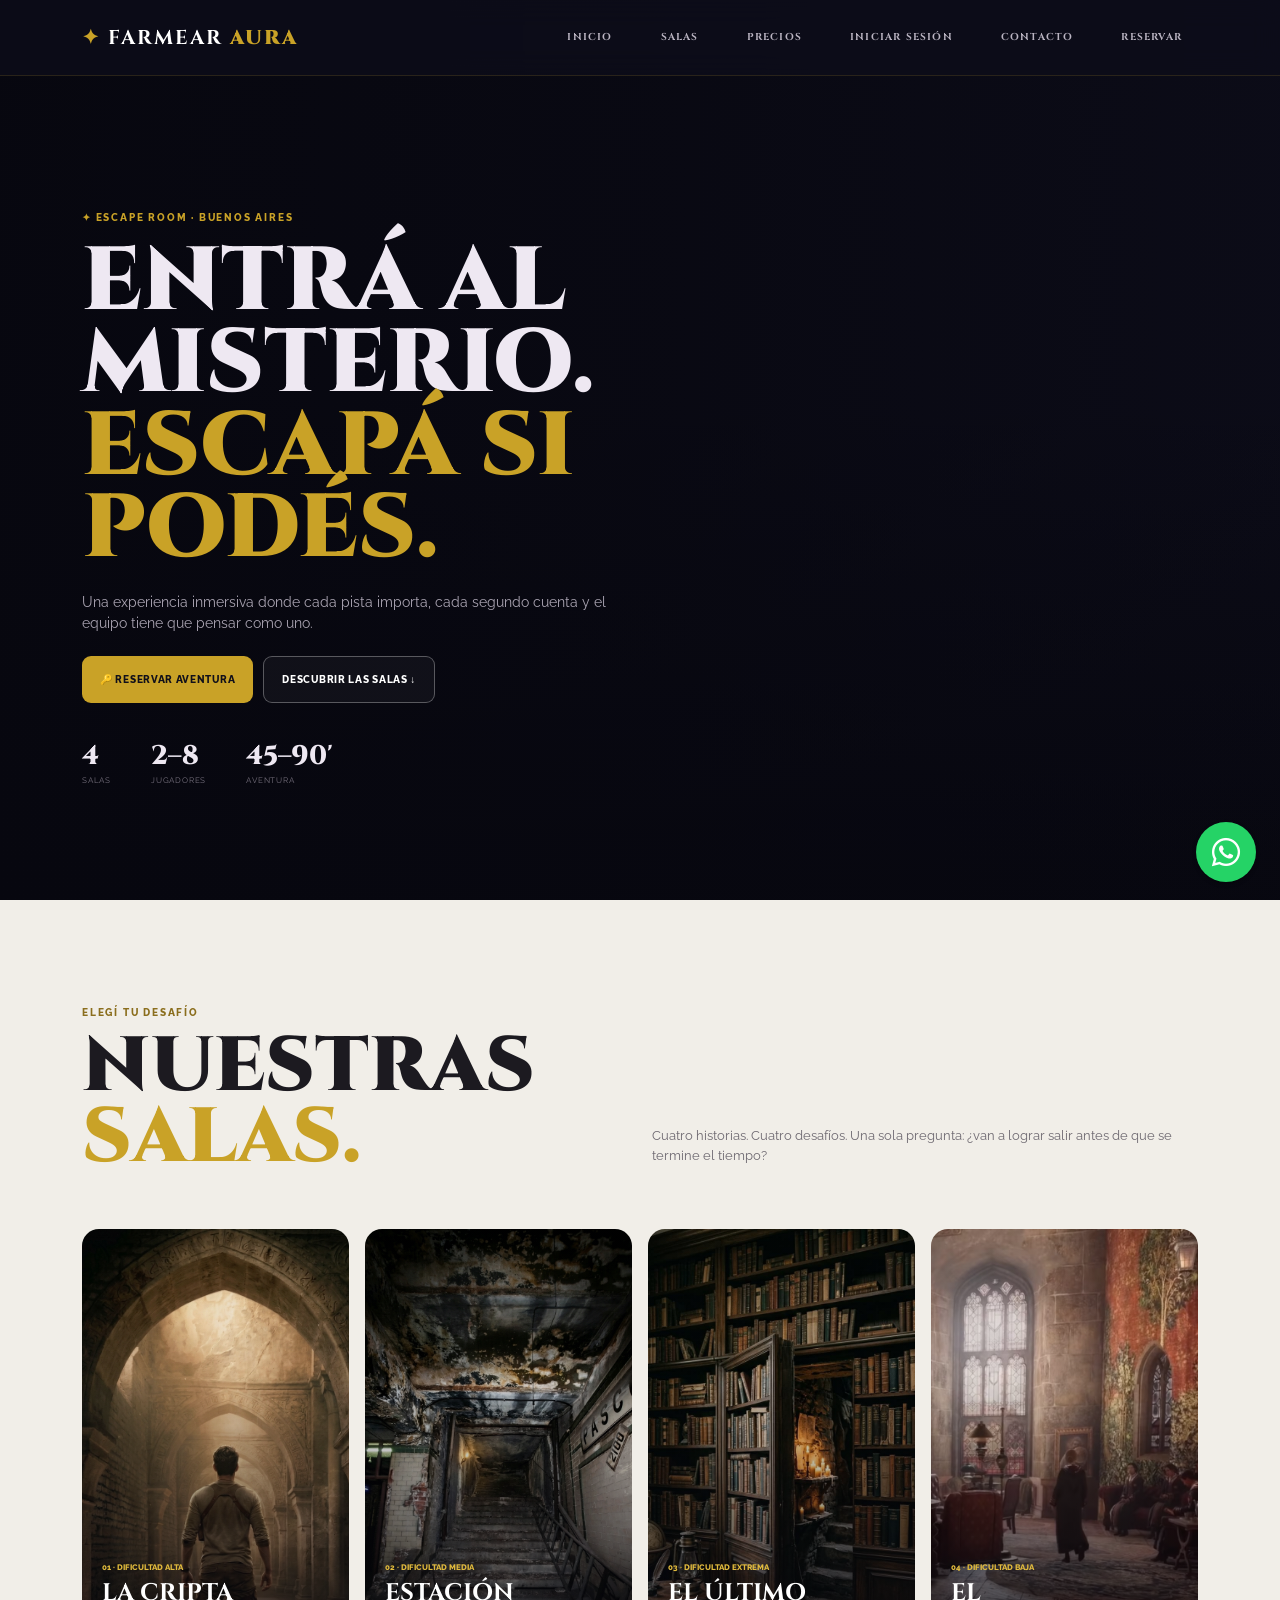
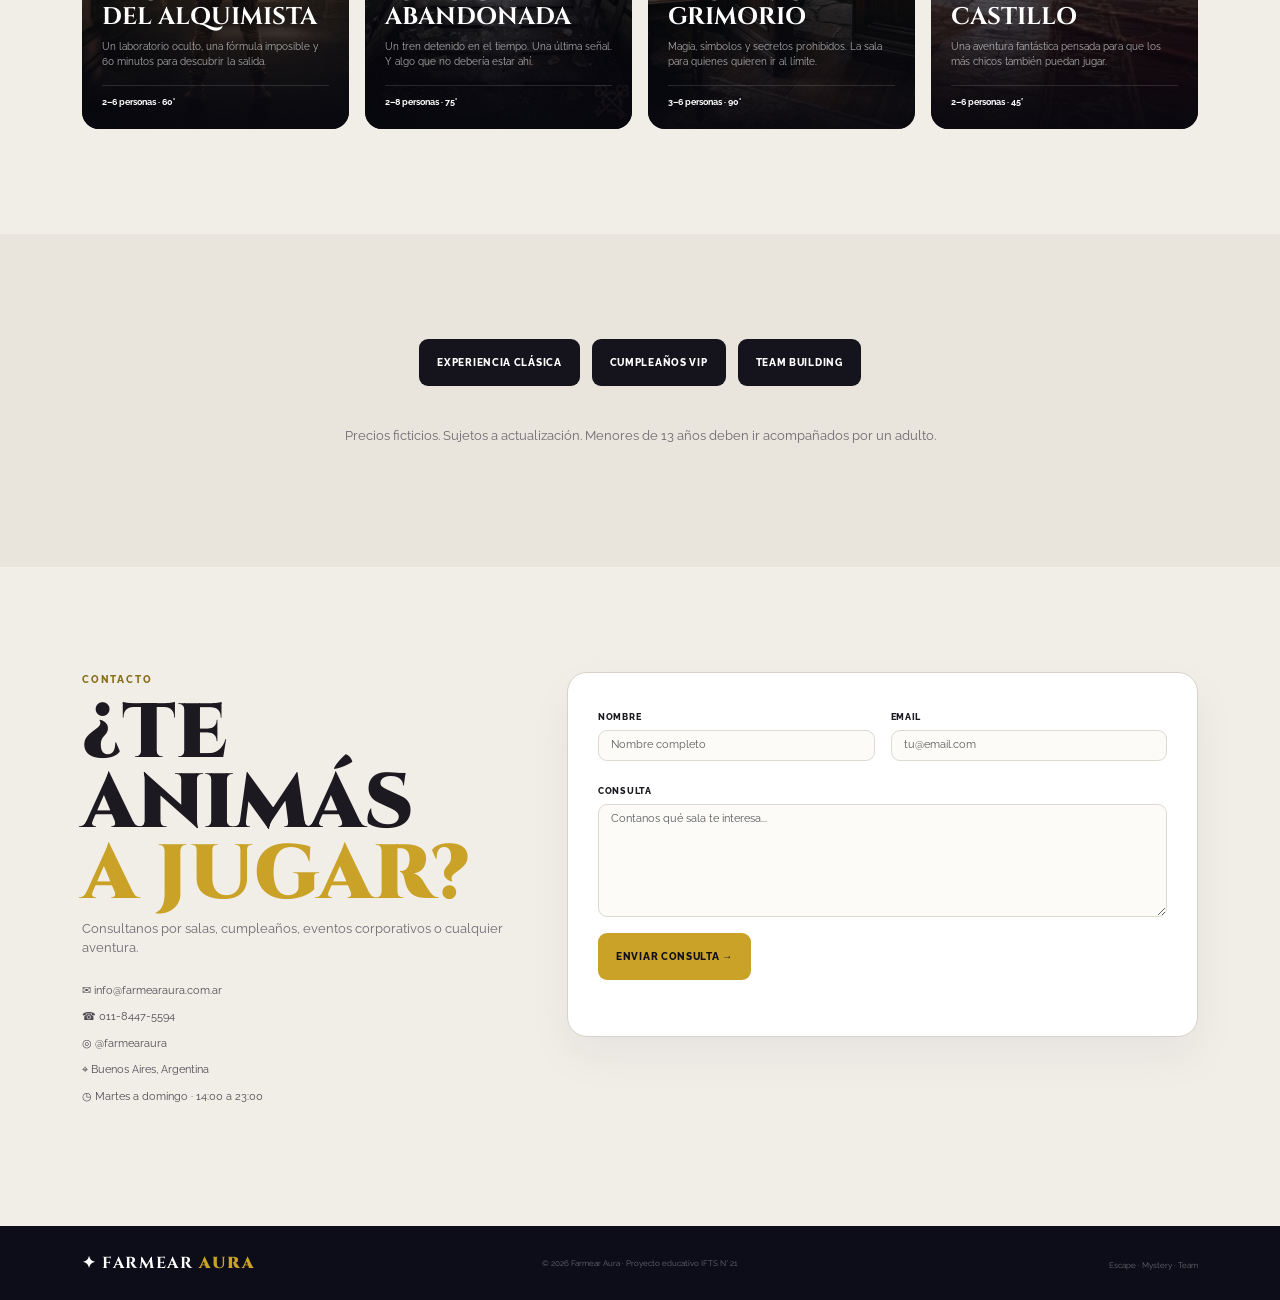
<file: public/index.html>
<!doctype html>
<html lang="es">

<head>
  <meta charset="utf-8">
  <meta name="viewport" content="width=device-width, initial-scale=1">
  <title>Farmear Aura | Escape Room</title>
  <meta name="description" content="Farmear Aura: escape rooms inmersivos en Buenos Aires.">
  <link rel="icon" href="assets/img/favicon.svg" type="image/svg+xml">

  <!-- Tipografías de Google Fonts -->
  <link rel="preconnect" href="https://fonts.googleapis.com">
  <link rel="preconnect" href="https://fonts.gstatic.com" crossorigin>
  <link
    href="https://fonts.googleapis.com/css2?family=Cinzel:wght@500;700;900&family=Raleway:wght@400;500;600;700&display=swap"
    rel="stylesheet">

  <!-- =====================================================
       Bootstrap 5 CSS — andamiaje estructural
       Provee: grid (container/row/col), navbar, botones,
       formularios, utilidades de espaciado y display.
       ols
       ===================================================== -->
  <link href="https://cdn.jsdelivr.net/npm/bootstrap@5.3.3/dist/css/bootstrap.min.css" rel="stylesheet">

  <!-- Bootstrap Icons — íconos vía CDN -->
  <link rel="stylesheet" href="https://cdn.jsdelivr.net/npm/bootstrap-icons@1.11.3/font/bootstrap-icons.min.css">

  <!-- =====================================================
       CSS personalizado — identidad visual de Farmear Aura
       Provee: colores, tipografía, efectos, componentes
       propios. Las clases propias usan el prefijo fa-
       ===================================================== -->
  <link rel="stylesheet" href="assets/css/styles.css">
  <link rel="stylesheet" href="https://cdnjs.cloudflare.com/ajax/libs/font-awesome/6.5.1/css/all.min.css">
</head>

<body id="top">


  <!-- =====================================================
       NAVBAR
       Bootstrap: navbar navbar-expand-lg fixed-top
         → controla el colapso en mobile, la posición fija
           y el breakpoint de expansión (lg = 992px)
       Custom: fa-navbar, fa-brand, fa-nav-link, fa-nav-cta
         → colores, tipografía, efecto glassmorphism
       ===================================================== -->
  <nav class="navbar navbar-expand-lg fixed-top fa-navbar">
    <div class="container">

      <!--<a class="navbar-brand fa-brand" href="#inicio">
        <span>✦</span> FARMEAR <b>AURA</b>
      </a>-->

      <!--Aca separamos las palabras e icono por clase para poder darle un estilo diferente a cada uno-->
      <a class="navbar-brand fa-brand" href="#inicio">
        <span class="fa-icon">✦</span>
        <span class="fa-farmear">FARMEAR</span>
        <b class="fa-aura">AURA</b>
      </a>

      <!-- Bootstrap maneja el toggle de este botón automáticamente
           mediante data-bs-toggle y data-bs-target -->
      <button class="navbar-toggler fa-toggler" type="button" data-bs-toggle="collapse" data-bs-target="#navLinks"
        aria-controls="navLinks" aria-expanded="false" aria-label="Abrir menú">
        <span></span><span></span><span></span>
      </button>

      <div class="collapse navbar-collapse" id="navLinks">
        <!-- ms-auto empuja los links hacia la derecha -->
        <ul class="navbar-nav ms-auto align-items-lg-center gap-lg-3">
          <!-- data-section es leído por el IntersectionObserver en main.js -->
          <li class="nav-item"><a class="nav-link fa-nav-link" href="#inicio" data-section="inicio">INICIO</a></li>
          <li class="nav-item"><a class="nav-link fa-nav-link" href="#salas" data-section="salas">SALAS</a></li>
          <li class="nav-item"><a class="nav-link fa-nav-link" href="#precios" data-section="precios">PRECIOS</a></li>
          <li class="nav-item"><a class="nav-link fa-nav-link" href="paginas/login.html" data-section="reservas">INICIAR
              SESIÓN</a>
          </li>
          <li class="nav-item"><a class="nav-link fa-nav-link" href="#contacto" data-section="contacto">CONTACTO</a>
          </li>
          <li class="nav-item">
            <button id='btn-cargar' class="nav-link fa-nav-cta" popovertarget="popup-dinamico"> RESERVAR </button>
          </li>
        </ul>
      </div>

    </div>
  </nav>


  <main>

    <div id="popup-dinamico" popover>
      <iframe src="paginas/reserva.html" title="Formulario de reserva"></iframe>
    </div>

    <script>
      document.querySelectorAll("[data-abrir-reserva]").forEach(el => {
        el.addEventListener("click", (e) => {
          e.preventDefault();
          document.getElementById("popup-dinamico").showPopover();
        });
      });

    </script>

    <!-- ===================================================
         HERO
         Bootstrap: container, row, col-lg-8, col-lg-4,
           d-none d-lg-block (ocultar tarjeta en mobile)
         Custom: fa-hero, fa-hero-bg, fa-hero-overlay,
           fa-mission, fa-stats, fa-actions
         =================================================== -->
    <section class="fa-hero" id="inicio">
      <div class="fa-hero-bg"></div>
      <div class="fa-hero-overlay"></div>

      <div class="container fa-hero-content">
        <div class="row align-items-end">

          <div class="col-lg-8">
            <span class="fa-eyebrow">✦ ESCAPE ROOM · BUENOS AIRES</span>
            <h1>Entrá al misterio.<br><span>Escapá si podés.</span></h1>
            <p>Una experiencia inmersiva donde cada pista importa, cada segundo cuenta y el equipo tiene que pensar como
              uno.</p>
            <div class="fa-actions">
              <a class="btn fa-btn fa-btn-gold" href="#reservas">🔑 Reservar aventura</a>
              <a class="btn fa-btn fa-btn-outline" href="#salas">Descubrir las salas ↓</a>
            </div>
            <div class="fa-stats">
              <div><strong>4</strong><small>SALAS</small></div>
              <div><strong>2–8</strong><small>JUGADORES</small></div>
              <div><strong>45–90'</strong><small>AVENTURA</small></div>
            </div>
          </div>

          <!-- d-none d-lg-block: Bootstrap oculta este bloque en
               pantallas menores a lg (992px) -->


        </div>
      </div>
    </section>


    <!-- ===================================================
         SALAS
         Bootstrap: row g-3, col-lg-3 col-md-6
           → 4 columnas en desktop, 2 en tablet, 1 en mobile
         Custom: fa-room, fa-room-bg, fa-room-shade,
           fa-room-info, fa-room-1 … fa-room-4
         =================================================== -->
    <section class="fa-section fa-rooms" id="salas">

      <div class="container">
        <div class="row align-items-end mb-5">
          <div class="col-lg-6">
            <span class="fa-eyebrow fa-eyebrow-dark">ELEGÍ TU DESAFÍO</span>
            <h2>Nuestras<br><span>salas.</span></h2>
          </div>
          <div class="col-lg-6">
            <p>Cuatro historias. Cuatro desafíos. Una sola pregunta: ¿van a lograr salir antes de que se termine el
              tiempo?</p>
          </div>
        </div>

        <div class="row g-3">
          <div class="col-lg-3 col-md-6">
            <article class="fa-room fa-room-1">
              <div class="fa-room-bg"></div>
              <div class="fa-room-shade"></div>
              <div class="fa-room-info">
                <small>01 · DIFICULTAD ALTA</small>
                <h3>La Cripta<br>del Alquimista</h3>
                <p>Un laboratorio oculto, una fórmula imposible y 60 minutos para descubrir la salida.</p>
                <b>2–6 personas · 60'</b>
              </div>
            </article>
          </div>

          <div class="col-lg-3 col-md-6">
            <article class="fa-room fa-room-2">
              <div class="fa-room-bg"></div>
              <div class="fa-room-shade"></div>
              <div class="fa-room-info">
                <small>02 · DIFICULTAD MEDIA</small>
                <h3>Estación<br>Abandonada</h3>
                <p>Un tren detenido en el tiempo. Una última señal. Y algo que no debería estar ahí.</p>
                <b>2–8 personas · 75'</b>
              </div>
            </article>
          </div>

          <div class="col-lg-3 col-md-6">
            <article class="fa-room fa-room-3">
              <div class="fa-room-bg"></div>
              <div class="fa-room-shade"></div>
              <div class="fa-room-info">
                <small>03 · DIFICULTAD EXTREMA</small>
                <h3>El Último<br>Grimorio</h3>
                <p>Magia, símbolos y secretos prohibidos. La sala para quienes quieren ir al límite.</p>
                <b>3–6 personas · 90'</b>
              </div>
            </article>
          </div>

          <div class="col-lg-3 col-md-6">
            <article class="fa-room fa-room-4">
              <div class="fa-room-bg"></div>
              <div class="fa-room-shade"></div>
              <div class="fa-room-info">
                <small>04 · DIFICULTAD BAJA</small>
                <h3>El<br>Castillo</h3>
                <p>Una aventura fantástica pensada para que los más chicos también puedan jugar.</p>
                <b>2–6 personas · 45'</b>
              </div>
            </article>
          </div>
        </div>

      </div>
    </section>


    <!-- ===================================================
         EXPERIENCIA
         Bootstrap: row g-5, col-lg-6, align-items-center
         Custom: fa-experience, fa-exp-image, fa-points
         =================================================== -->
    <!-- ===================================================
         
         
    <section class="fa-experience">
      <div class="container">
        <div class="row align-items-center g-5">

          <div class="col-lg-6">
            <span class="fa-eyebrow">LA EXPERIENCIA</span>
            <h2>Misterio.<br>Adrenalina.<br><span>Equipo.</span></h2>
            <p>Farmear Aura es mucho más que resolver acertijos. Es entrar en una historia, asumir un desafío y
              descubrir cómo funciona tu equipo cuando el reloj empieza a correr.</p>
            <div class="fa-points">
              <span>💡<b>Acertijos</b><small>Para pensar juntos</small></span>
              <span>⏱<b>60 minutos</b><small>Contra el reloj</small></span>
              <span>👁<b>Escenarios</b><small>Inmersivos</small></span>
            </div>
          </div>

          <div class="col-lg-6">
            <div class="fa-exp-image"></div>
          </div>

        </div>
      </div>
    </section>
=================================================== -->

    <!-- ===================================================
         PRECIOS
         Bootstrap: row g-3, col-lg-4 col-md-8,
           justify-content-center, align-items-center,
           text-center, mb-5
         Custom: fa-pricing, fa-price-card, fa-price-featured
         =================================================== -->
    <section class="fa-section fa-pricing" id="precios">
      <div class="container">

        <div class="fa-price-tabs" role="group" aria-label="Tarifas">
          <button type="button" class="btn fa-btn fa-btn-dark fa-price-tab" data-target="precio-clasica"
            aria-controls="precio-clasica" aria-expanded="false">
            Experiencia clásica
          </button>
          <button type="button" class="btn fa-btn fa-btn-dark fa-price-tab" data-target="precio-vip"
            aria-controls="precio-vip" aria-expanded="false">
            Cumpleaños VIP
          </button>
          <button type="button" class="btn fa-btn fa-btn-dark fa-price-tab" data-target="precio-team"
            aria-controls="precio-team" aria-expanded="false">
            Team building
          </button>
        </div>

        <div class="row g-3 justify-content-center align-items-center">

          <div class="col-lg-4 col-md-8 fa-price-panel" id="precio-clasica">

            <article class="fa-price-card">
              <small>EXPERIENCIA CLÁSICA</small>
              <h3>Sesión individual</h3>
              <strong>$30.000<i>/persona</i></strong>
              <ul>
                <li>✓ Una sala a elección</li>
                <li>✓ Game Master</li>
                <li>✓ Hasta 8 personas</li>
              </ul>
              <a class="btn fa-btn fa-btn-dark" href="#contacto">Consultar</a>
            </article>
          </div>

          <div class="col-lg-4 col-md-8 fa-price-panel" id="precio-vip">
            <article class="fa-price-card">
              <small>CELEBRACIÓN</small>
              <h3>Cumpleaños VIP</h3>
              <strong>$220.000 <i>/evento</i></strong>
              <ul>
                <li>✓ Sala exclusiva 2 hs</li>
                <li>✓ Catering básico</li>
                <li>✓ Game Master dedicado</li>
                <li>✓ Decoración temática</li>
              </ul>
              <a class="btn fa-btn fa-btn-dark" href="#contacto">Consultar</a>
            </article>
          </div>

          <div class="col-lg-4 col-md-8 fa-price-panel" id="precio-team">
            <article class="fa-price-card">
              <small>EMPRESAS</small>
              <h3>Team Building</h3>
              <strong>$12.000 <i>/persona</i></strong>
              <ul>
                <li>✓ Grupos de 8 o más</li>
                <li>✓ Rotación entre salas</li>
                <li>✓ Informe de dinámica</li>
                <li>✓ Salón posterior</li>
              </ul>
              <a class="btn fa-btn fa-btn-dark" href="#contacto">Consultar</a>
            </article>
          </div>

        </div>

        <p class="text-center fa-note mt-4">
          Precios ficticios. Sujetos a actualización. Menores de 13 años deben ir acompañados por un adulto.
        </p>

      </div>
    </section>



    <!-- ===================================================
         CONTACTO
         Bootstrap: row g-5, col-lg-5, col-lg-7
           form-control (base de inputs), form-label,
           row g-3 mb-3, col-md-6, mb-3
         Custom: fa-contact, fa-form, fa-label, fa-input,
           fa-contact-list, fa-wa
         =================================================== -->
    <section class="fa-section fa-contact" id="contacto">
      <div class="container">
        <div class="row g-5">

          <!-- Info -->
          <div class="col-lg-5">
            <span class="fa-eyebrow fa-eyebrow-dark">CONTACTO</span>
            <h2>¿Te animás<br><span>a jugar?</span></h2>
            <p>Consultanos por salas, cumpleaños, eventos corporativos o cualquier aventura.</p>
            <ul class="fa-contact-list">
              <li>✉ info@farmearaura.com.ar</li>
              <li>☎ 011-8447-5594</li>
              <li>◎ @farmearaura</li>
              <li>⌖ Buenos Aires, Argentina</li>
              <li>◷ Martes a domingo · 14:00 a 23:00</li>
            </ul>
          </div>

          <!-- Formulario -->
          <div class="col-lg-7">
            <form id="contactForm" class="fa-form" novalidate>

              <!-- Bootstrap row + col divide el formulario en dos columnas -->
              <div class="row g-3 mb-3">
                <div class="col-md-6">
                  <!-- form-label: Bootstrap; fa-label: tipografía custom -->
                  <label class="form-label fa-label">Nombre</label>
                  <!-- form-control: Bootstrap (padding, borde, outline);
                       fa-input: colores y borde propios de Farmear -->
                  <input class="form-control fa-input" name="name" required minlength="3" placeholder="Nombre completo">
                </div>
                <div class="col-md-6">
                  <label class="form-label fa-label">Email</label>
                  <input class="form-control fa-input" name="email" type="email" required placeholder="tu@email.com">

                </div>
              </div>

              <div class="mb-3">
                <label class="form-label fa-label">Consulta</label>
                <textarea class="form-control fa-input" name="message" required minlength="10" rows="6"
                  placeholder="Contanos qué sala te interesa..."></textarea>
              </div>

              <button type="submit" class="btn fa-btn fa-btn-gold">
                Enviar consulta →
              </button>
              <output id="formMsg"></output>

            </form>
          </div>

        </div>
      </div>

      <a class="whatsapp" id="btnWhatsapp" href="https://wa.me/549XXXXXXXXXX?text=Hola!" target="_blank" rel="noopener"
        aria-label="Escribinos por WhatsApp">
        <i class="fa-brands fa-whatsapp"></i>
      </a>
    </section>



  </main>



  <!-- =====================================================
       FOOTER
       Bootstrap: row, col-lg-4, align-items-center,
         text-center, text-lg-start, text-lg-end
       Custom: fa-footer, fa-brand
       ===================================================== -->
  <footer class="fa-footer">
    <div class="container">
      <div class="row align-items-center text-center g-3">
        <div class="col-lg-4 text-lg-start">
          <a class="fa-brand" href="#top">✦ FARMEAR <b>AURA</b></a>
        </div>
        <div class="col-lg-4">
          <p class="mb-0">© <span id="year"></span> Farmear Aura · Proyecto educativo IFTS N° 21</p>
        </div>
        <div class="col-lg-4 text-lg-end">
          <span>Escape · Mystery · Team</span>
        </div>
      </div>
    </div>
  </footer>

  <!-- =====================================================
       Bootstrap 5 JS Bundle
       Incluye Popper.js. Necesario para el navbar collapse
       (el botón hamburguesa en mobile).
       ===================================================== -->
  <script src="https://cdn.jsdelivr.net/npm/bootstrap@5.3.3/dist/js/bootstrap.bundle.min.js"></script>

  <!-- JS personalizado Farmear Aura -->
  <script src="assets/js/main.js"></script>
</body>

</html>
</file>
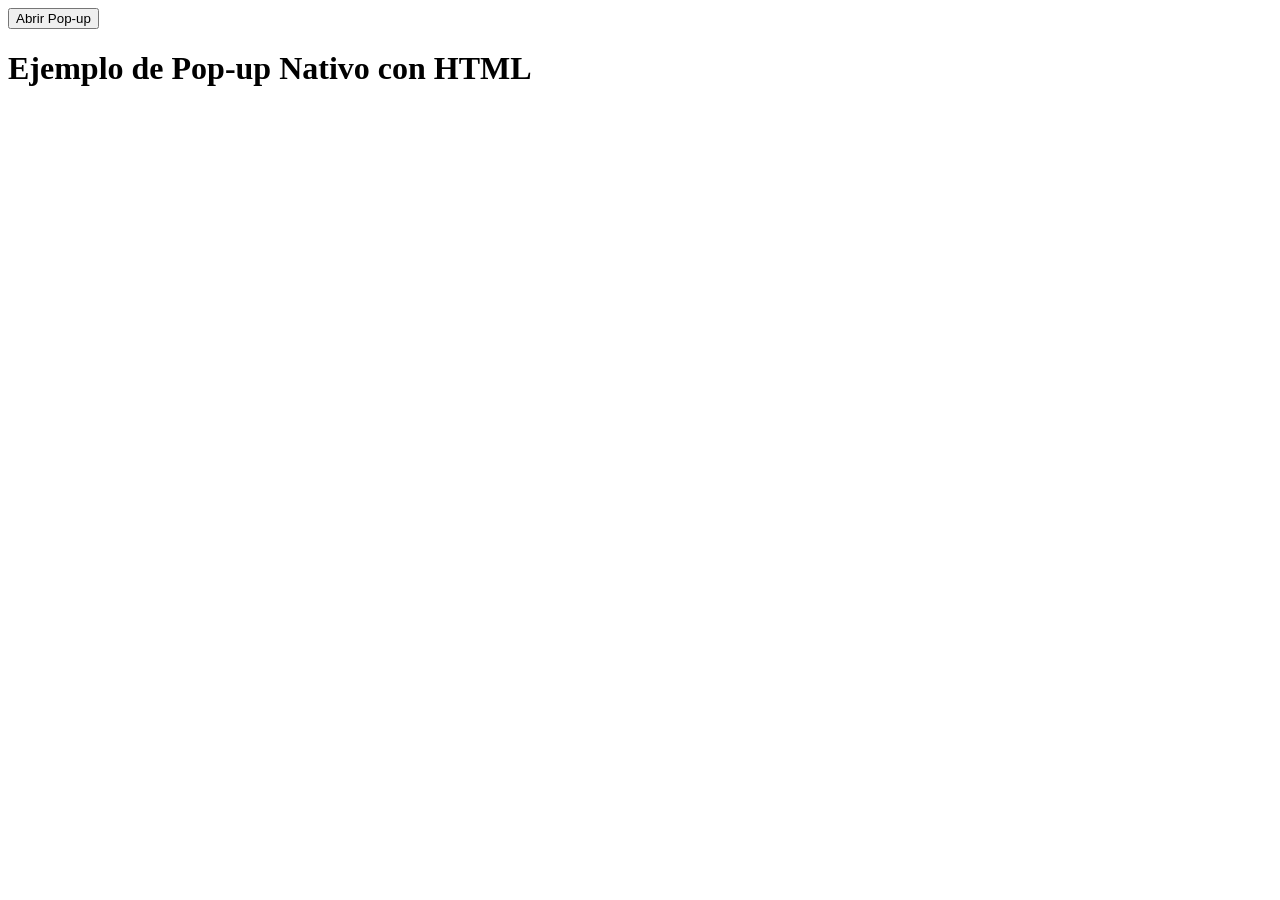
<file: prueba-pop.html>
<html lang="es">
  <head>
    <meta charset="UTF-8" />
    <meta name="viewport" content="width=device-width, initial-scale=1.0" />
    <title>Pop-up Nativo con HTML</title>
<!-- 1. El botón que activa el pop-up -->





<button popovertarget="mi-popup">Abrir Pop-up</button>

<!-- 2. El elemento que actúa como pop-up -->
<div id="mi-popup" popover>
  <h2>¡Hola!</h2>
  <p>Este es un elemento emergente creado de forma nativa con HTML.</p>
  
  <!-- Botón para cerrar el pop-up -->
  <button popovertarget="mi-popup" popovertargetaction="hide">Cerrar</button>
</div>
  </head>
  <body>
    <h1>Ejemplo de Pop-up Nativo con HTML</h1>
</file>
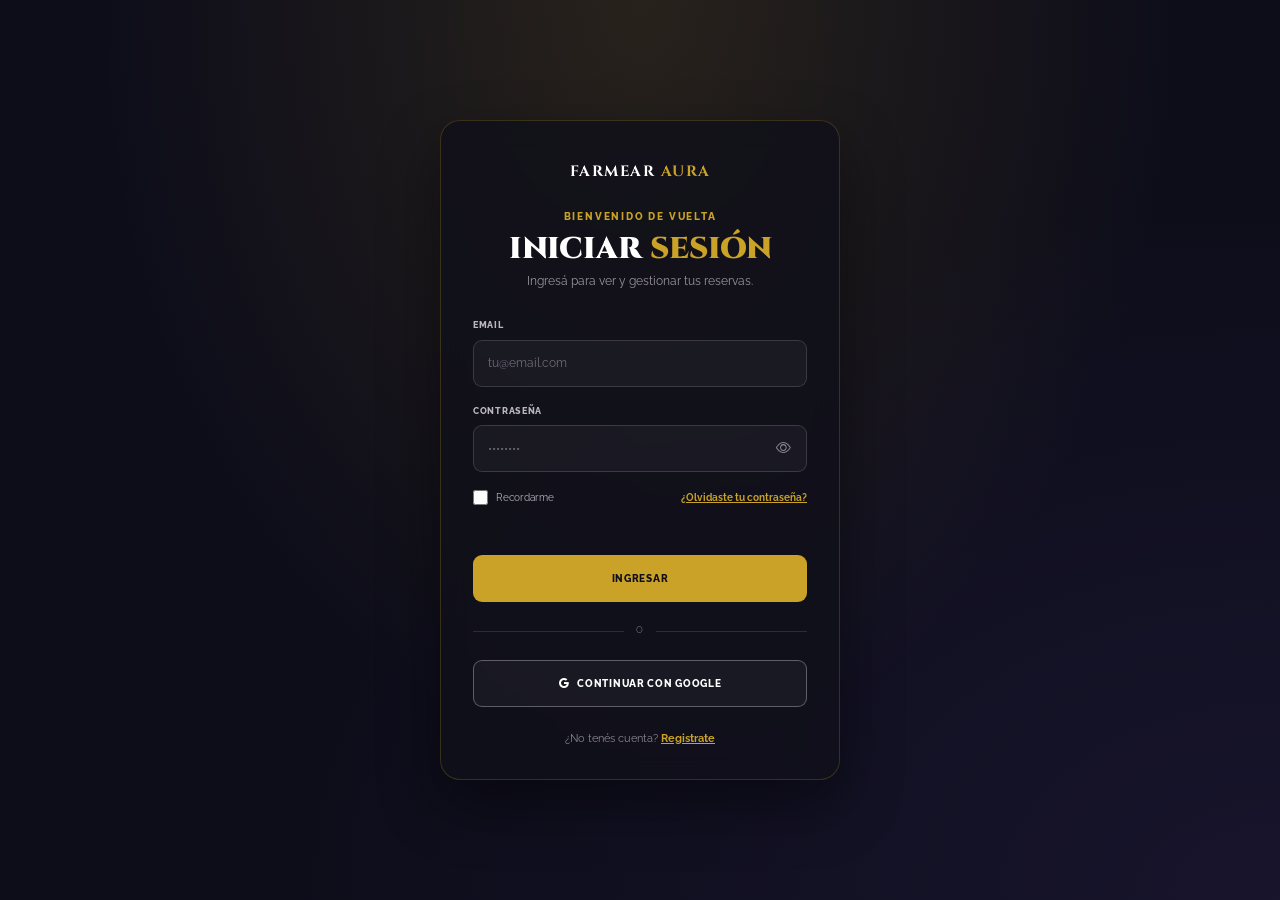
<file: public/paginas/login.html>
<!DOCTYPE html>
<html lang="es">
<head>
  <meta charset="UTF-8">
  <meta name="viewport" content="width=device-width, initial-scale=1">
  <title>Iniciar sesión — Farmear Aura</title>

  <!-- Tipografías (las mismas que index.html) -->
  <link rel="preconnect" href="https://fonts.googleapis.com">
  <link rel="preconnect" href="https://fonts.gstatic.com" crossorigin>
  <link href="https://fonts.googleapis.com/css2?family=Cinzel:wght@500;700;900&family=Raleway:wght@400;500;600;700&display=swap" rel="stylesheet">

  <!-- Bootstrap + íconos, igual que en index.html -->
  <link href="https://cdn.jsdelivr.net/npm/bootstrap@5.3.3/dist/css/bootstrap.min.css" rel="stylesheet">
  <link rel="stylesheet" href="https://cdn.jsdelivr.net/npm/bootstrap-icons@1.11.3/font/bootstrap-icons.min.css">


  
  <link rel="stylesheet" href="../assets/css/login.css">
</head>

<body class="fa-login-page">

  <main class="fa-login">

    <a class="fa-login-brand" href="../index.html">FARMEAR <span> AURA </span></a>

    <p class="fa-login-eyebrow">Bienvenido de vuelta</p>
    <h1>Iniciar <span>sesión</span></h1>
    <p class="fa-login-subtitle">Ingresá para ver y gestionar tus reservas.</p>

    <form id="loginForm" novalidate>

      <div class="fa-login-field">
        <label class="fa-login-label" for="email">Email</label>
        <input class="fa-login-input" type="email" id="email" name="email"
               placeholder="tu@email.com" autocomplete="email" required>
      </div>

      <div class="fa-login-field">
        <label class="fa-login-label" for="password">Contraseña</label>
        <input class="fa-login-input fa-login-input-pass" type="password" id="password" name="password"
               placeholder="••••••••" autocomplete="current-password" required>
        <button class="fa-login-toggle" type="button" id="togglePass" aria-label="Mostrar contraseña">
          <i class="bi bi-eye"></i>
        </button>
      </div>

      <div class="fa-login-row">
        <label class="fa-login-check">
          <input type="checkbox" name="remember"> Recordarme
        </label>
        <a class="fa-login-link" href="#">¿Olvidaste tu contraseña?</a>
      </div>

      <span class="fa-login-error" id="loginError" role="alert"></span>

      <button class="fa-login-btn" type="submit">Ingresar</button>

      <div class="fa-login-divider">o</div>

      <button class="fa-login-btn fa-login-btn-outline" type="button">
        <i class="bi bi-google"></i> Continuar con Google
      </button>

    </form>

    <p class="fa-login-foot">¿No tenés cuenta? <a href="registro.html">Registrate</a></p>

  </main>
  <script src="../assets/js/login.js"></script>
</body>
</html>
</file>
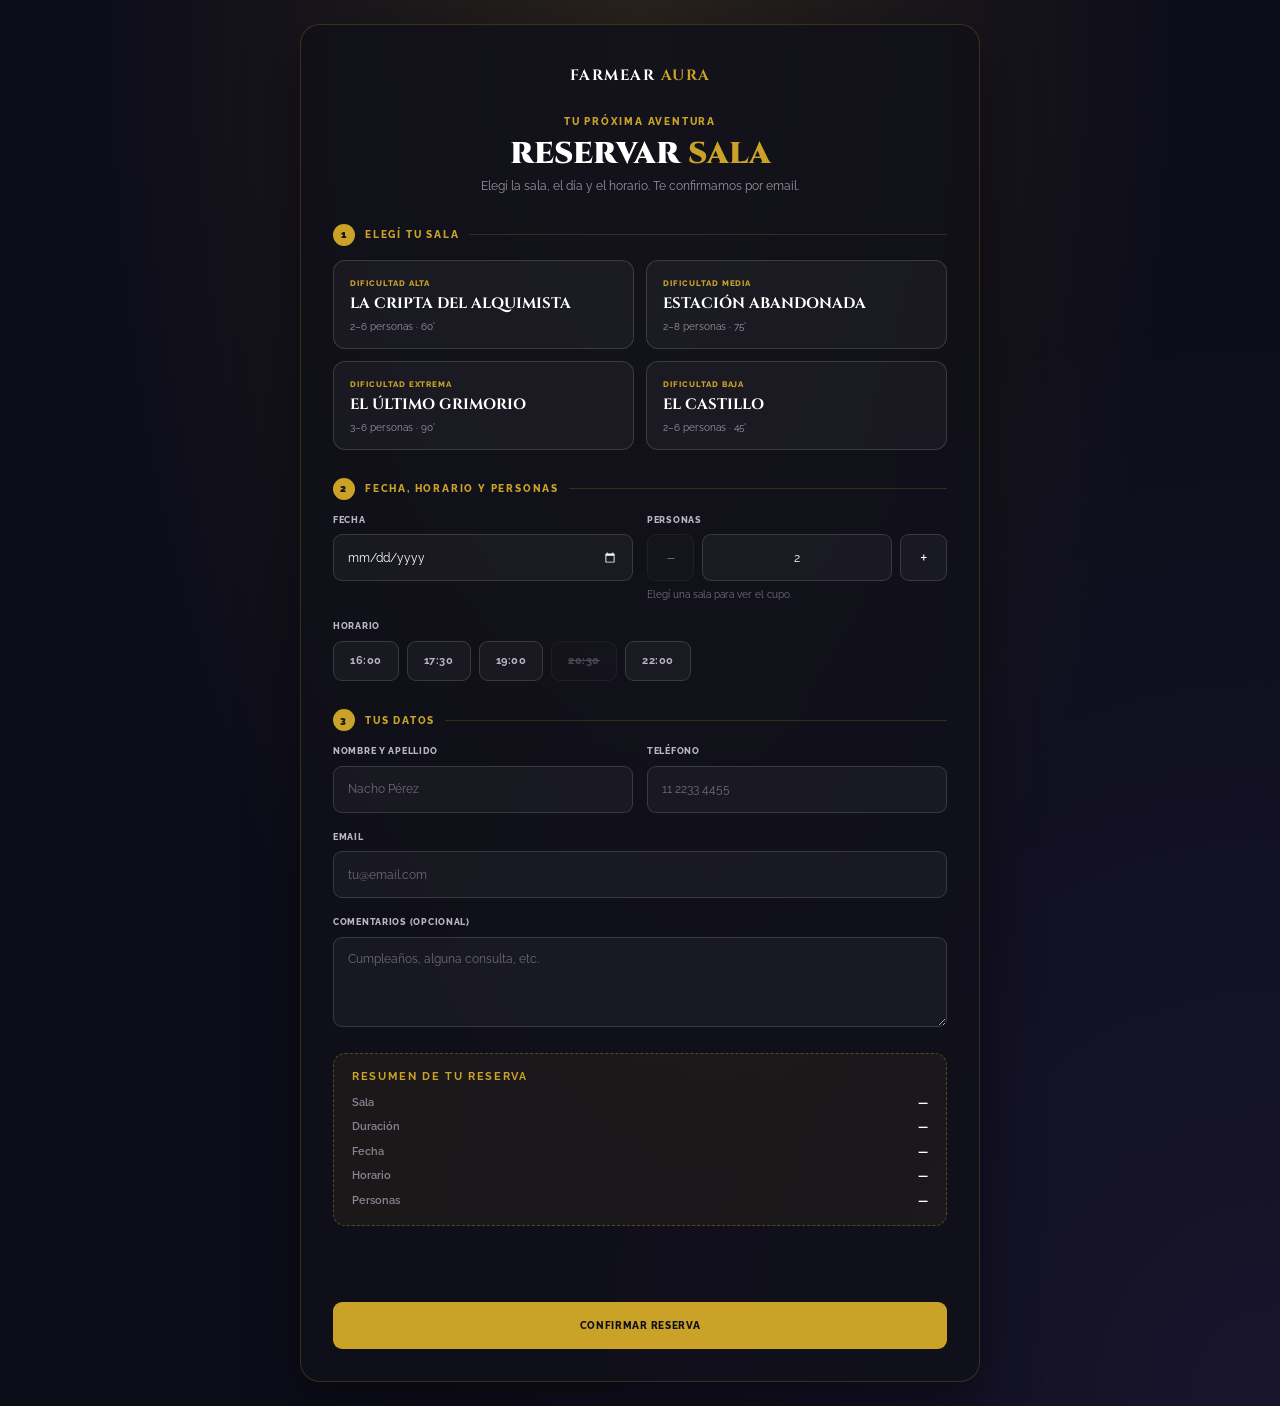
<file: public/paginas/reserva.html>
<!DOCTYPE html>
<html lang="es">
<head>
  <meta charset="UTF-8">
  <meta name="viewport" content="width=device-width, initial-scale=1">
  <title>Reservar sala — Farmear Aura</title>
  <base target="_top">

  <!-- Tipografías (las mismas que index.html) -->
  <link rel="preconnect" href="https://fonts.googleapis.com">
  <link rel="preconnect" href="https://fonts.gstatic.com" crossorigin>
  <link href="https://fonts.googleapis.com/css2?family=Cinzel:wght@500;700;900&family=Raleway:wght@400;500;600;700&display=swap" rel="stylesheet">

  <!-- Bootstrap, igual que en index.html -->
  <link href="https://cdn.jsdelivr.net/npm/bootstrap@5.3.3/dist/css/bootstrap.min.css" rel="stylesheet">

  <!-- Tus estilos, el del login y los extras de la reserva (en este orden) -->
  <link rel="stylesheet" href="../assets/css/login.css">
  <link rel="stylesheet" href="../assets/css/registro.css">
  <link rel="stylesheet" href="../assets/css/reserva.css">  
  </head>

<body class="fa-login-page">

  <main class="fa-login fa-reserva">

    <a class="fa-login-brand" href="index.html">FARMEAR <span>AURA</span></a>

    <p class="fa-login-eyebrow">Tu próxima aventura</p>
    <h1>Reservar <span>sala</span></h1>
    <p class="fa-login-subtitle">Elegí la sala, el día y el horario. Te confirmamos por email.</p>

    <form id="reservaForm" novalidate>

      <!-- ───────── 1. SALA ───────── -->
      <p class="fa-reserva-step"><b>1</b> Elegí tu sala</p>

      <div class="fa-room-options" role="radiogroup" aria-label="Sala">

        <label class="fa-room-option">
          <input type="radio" name="sala" value="cripta"
                 data-name="La Cripta del Alquimista" data-min="2" data-max="6" data-dur="60">
          <span class="fa-room-card">
            <span class="fa-room-level">Dificultad alta</span>
            <strong class="fa-room-name">La Cripta del Alquimista</strong>
            <span class="fa-room-meta">2–6 personas · 60'</span>
          </span>
        </label>

        <label class="fa-room-option">
          <input type="radio" name="sala" value="estacion"
                 data-name="Estación Abandonada" data-min="2" data-max="8" data-dur="75">
          <span class="fa-room-card">
            <span class="fa-room-level">Dificultad media</span>
            <strong class="fa-room-name">Estación Abandonada</strong>
            <span class="fa-room-meta">2–8 personas · 75'</span>
          </span>
        </label>

        <label class="fa-room-option">
          <input type="radio" name="sala" value="grimorio"
                 data-name="El Último Grimorio" data-min="3" data-max="6" data-dur="90">
          <span class="fa-room-card">
            <span class="fa-room-level">Dificultad extrema</span>
            <strong class="fa-room-name">El Último Grimorio</strong>
            <span class="fa-room-meta">3–6 personas · 90'</span>
          </span>
        </label>

        <label class="fa-room-option">
          <input type="radio" name="sala" value="castillo"
                 data-name="El Castillo" data-min="2" data-max="6" data-dur="45">
          <span class="fa-room-card">
            <span class="fa-room-level">Dificultad baja</span>
            <strong class="fa-room-name">El Castillo</strong>
            <span class="fa-room-meta">2–6 personas · 45'</span>
          </span>
        </label>

      </div>

      <!-- ───────── 2. FECHA, HORARIO Y PERSONAS ───────── -->
      <p class="fa-reserva-step"><b>2</b> Fecha, horario y personas</p>

      <div class="fa-reserva-cols">
        <div class="fa-login-field">
          <label class="fa-login-label" for="fecha">Fecha</label>
          <input class="fa-login-input" type="date" id="fecha" name="fecha" required>
        </div>

        <div class="fa-login-field">
          <label class="fa-login-label" for="personas">Personas</label>
          <div class="fa-stepper">
            <button class="fa-stepper-btn" type="button" id="menos" aria-label="Menos personas">−</button>
            <input class="fa-login-input" type="number" id="personas" name="personas" value="2" min="2" max="6" required>
            <button class="fa-stepper-btn" type="button" id="mas" aria-label="Más personas">+</button>
          </div>
          <span class="fa-reserva-hint" id="personasHint">Elegí una sala para ver el cupo.</span>
        </div>
      </div>

      <div class="fa-login-field">
        <span class="fa-login-label">Horario</span>
        <!-- Ejemplo fijo: la disponibilidad real tiene que venir de tu backend -->
        <div class="fa-slots" role="radiogroup" aria-label="Horario">
          <label class="fa-slot"><input type="radio" name="hora" value="16:00"><span>16:00</span></label>
          <label class="fa-slot"><input type="radio" name="hora" value="17:30"><span>17:30</span></label>
          <label class="fa-slot"><input type="radio" name="hora" value="19:00"><span>19:00</span></label>
          <label class="fa-slot fa-slot-off"><input type="radio" name="hora" value="20:30" disabled><span>20:30</span></label>
          <label class="fa-slot"><input type="radio" name="hora" value="22:00"><span>22:00</span></label>
        </div>
      </div>

      <!-- ───────── 3. DATOS DE CONTACTO ───────── -->
      <p class="fa-reserva-step"><b>3</b> Tus datos</p>

      <div class="fa-reserva-cols">
        <div class="fa-login-field">
          <label class="fa-login-label" for="nombre">Nombre y apellido</label>
          <input class="fa-login-input" type="text" id="nombre" name="nombre"
                 placeholder="Nacho Pérez" autocomplete="name" required>
        </div>

        <div class="fa-login-field">
          <label class="fa-login-label" for="telefono">Teléfono</label>
          <input class="fa-login-input" type="tel" id="telefono" name="telefono"
                 placeholder="11 2233 4455" autocomplete="tel" required>
        </div>
      </div>

      <div class="fa-login-field">
        <label class="fa-login-label" for="email">Email</label>
        <input class="fa-login-input" type="email" id="email" name="email"
               placeholder="tu@email.com" autocomplete="email" required>
      </div>

      <div class="fa-login-field">
        <label class="fa-login-label" for="comentarios">Comentarios (opcional)</label>
        <textarea class="fa-login-input fa-reserva-textarea" id="comentarios" name="comentarios"
                  placeholder="Cumpleaños, alguna consulta, etc."></textarea>
      </div>

      <!-- ───────── RESUMEN ───────── -->
      <section class="fa-reserva-summary" aria-live="polite">
        <h2>Resumen de tu reserva</h2>
        <dl>
          <dt>Sala</dt>      <dd id="resSala">—</dd>
          <dt>Duración</dt>  <dd id="resDur">—</dd>
          <dt>Fecha</dt>     <dd id="resFecha">—</dd>
          <dt>Horario</dt>   <dd id="resHora">—</dd>
          <dt>Personas</dt>  <dd id="resPersonas">—</dd>
        </dl>
      </section>

      <span class="fa-login-error" id="reservaError" role="alert"></span>
      <span class="fa-reserva-ok" id="reservaOk" role="status"></span>

      <button class="fa-login-btn" type="submit">Confirmar reserva</button>

    </form>

    <!-- <p class="fa-login-foot">¿Dudas? <a href="index.html#contacto">Escribinos</a></p>-->

  </main>

  <script>
    const form      = document.getElementById("reservaForm");
    const fecha     = document.getElementById("fecha");
    const personas  = document.getElementById("personas");
    const hint      = document.getElementById("personasHint");
    const btnMenos  = document.getElementById("menos");
    const btnMas    = document.getElementById("mas");
    const errorBox  = document.getElementById("reservaError");
    const okBox     = document.getElementById("reservaOk");

    // ---- Fecha mínima: hoy (en hora local) ----
    const hoy = new Date();
    hoy.setMinutes(hoy.getMinutes() - hoy.getTimezoneOffset());
    fecha.min = hoy.toISOString().split("T")[0];

    // ---- Datos de la sala elegida ----
    const salaElegida = () => document.querySelector('input[name="sala"]:checked');
    const horaElegida = () => document.querySelector('input[name="hora"]:checked');

    // ---- Resumen ----
    function actualizarResumen() {
      const s = salaElegida();
      const h = horaElegida();

      document.getElementById("resSala").textContent     = s ? s.dataset.name : "—";
      document.getElementById("resDur").textContent      = s ? s.dataset.dur + " min" : "—";
      document.getElementById("resHora").textContent     = h ? h.value + " hs" : "—";
      document.getElementById("resPersonas").textContent = s ? personas.value : "—";

      if (fecha.value) {
        const [y, m, d] = fecha.value.split("-");
        document.getElementById("resFecha").textContent = `${d}/${m}/${y}`;
      } else {
        document.getElementById("resFecha").textContent = "—";
      }
    }

    // ---- Al cambiar de sala: ajustar cupo de personas ----
    function ajustarCupo() {
      const s = salaElegida();
      if (!s) return;

      const min = +s.dataset.min;
      const max = +s.dataset.max;
      personas.min = min;
      personas.max = max;
      personas.value = Math.min(Math.max(+personas.value || min, min), max);
      hint.textContent = `Esta sala admite de ${min} a ${max} personas.`;
      actualizarBotones();
    }

    function actualizarBotones() {
      btnMenos.disabled = +personas.value <= +personas.min;
      btnMas.disabled   = +personas.value >= +personas.max;
    }

    btnMenos.addEventListener("click", () => { personas.stepDown(); actualizarBotones(); actualizarResumen(); });
    btnMas.addEventListener("click",   () => { personas.stepUp();   actualizarBotones(); actualizarResumen(); });
    personas.addEventListener("input", () => { actualizarBotones(); actualizarResumen(); });

    document.querySelectorAll('input[name="sala"]').forEach(r => r.addEventListener("change", () => {
      ajustarCupo();
      actualizarResumen();
    }));
    document.querySelectorAll('input[name="hora"]').forEach(r => r.addEventListener("change", actualizarResumen));
    fecha.addEventListener("change", actualizarResumen);

    actualizarBotones();

    // ---- Validación (de ejemplo: reemplazala por tu lógica real) ----
    form.addEventListener("submit", (e) => {
      e.preventDefault();
      errorBox.textContent = "";
      okBox.textContent = "";

      const s = salaElegida();
      const email = document.getElementById("email");
      const nombre = document.getElementById("nombre");
      const tel = document.getElementById("telefono");

      if (!s)                 return (errorBox.textContent = "Elegí una sala.");
      if (!fecha.value)       return (errorBox.textContent = "Elegí una fecha.");
      if (!horaElegida())     return (errorBox.textContent = "Elegí un horario.");
      if (+personas.value < +personas.min || +personas.value > +personas.max)
                              return (errorBox.textContent = `Esta sala admite de ${personas.min} a ${personas.max} personas.`);
      if (!nombre.value.trim()) return (errorBox.textContent = "Ingresá tu nombre.");
      if (!tel.value.trim())    return (errorBox.textContent = "Ingresá un teléfono de contacto.");
      if (!email.value || !email.checkValidity())
                              return (errorBox.textContent = "Ingresá un email válido.");

      // Acá iría el envío al servidor
      okBox.textContent = "¡Listo! Recibimos tu solicitud de reserva.";
    });
  </script>

</body>
</html>
</file>
<file: public/assets/css/registro.css>
/* ============================================================
   FARMEAR AURA — registro.css
   Extras para el formulario de creación de usuario.

   Se apoya en login.css (tarjeta, campos, botones, etc.), así
   que cargalo DESPUÉS de ese archivo:
     <link rel="stylesheet" href="assets/css/styles.css">
     <link rel="stylesheet" href="assets/css/login.css">
     <link rel="stylesheet" href="assets/css/registro.css">

   Acá solo está lo que el registro necesita de más:
   tarjeta más ancha, columnas, indicador de fuerza de contraseña,
   estados válido/inválido y checkbox de términos.
   ============================================================ */


/* ============================================================
   1. TARJETA Y COLUMNAS
   ============================================================ */

/* Agregala junto a fa-login:  <main class="fa-login fa-login-wide"> */
.fa-login-wide {
  max-width: 460px;
}

/* Dos campos lado a lado (ej: nombre y apellido) */
.fa-login-cols {
  display: grid;
  grid-template-columns: 1fr 1fr;
  gap: 0 14px;
}


/* ============================================================
   2. AYUDAS Y MENSAJES POR CAMPO
   ============================================================ */

/* Texto de ayuda bajo un campo (ej: "Mínimo 8 caracteres") */
.fa-login-hint {
  display: block;
  margin-top: 6px;
  font-size: 10px;
  color: #77717e;
}

/* Error específico de un campo */
.fa-login-field-error {
  display: block;
  margin-top: 6px;
  font-size: 10px;
  color: #e5645a;
}

.fa-login-field-error:empty {
  display: none;
}


/* ============================================================
   3. ESTADO VÁLIDO
   (el estado inválido ya está en login.css)
   ============================================================ */

.fa-login-input.is-valid {
  border-color: #3fae72;
  background-image: none;
}

.fa-login-input.is-valid:focus {
  box-shadow: 0 0 0 4px rgba(63, 174, 114, .15);
}


/* ============================================================
   4. CONTRASEÑA: OJITO E INDICADOR DE FUERZA
   ============================================================ */

/* Envuelve el input y el botón del ojito para que el botón quede
   alineado con el input aunque haya contenido debajo. */
.fa-login-pass {
  position: relative;
}

/* Cuatro barritas; main JS pone data-level="0" a "4" */
.fa-login-strength {
  display: grid;
  grid-template-columns: repeat(4, 1fr);
  gap: 5px;
  margin-top: 10px;
}

.fa-login-strength i {
  height: 3px;
  border-radius: 2px;
  background: rgba(255, 255, 255, .12);
  transition: background .25s;
}

.fa-login-strength[data-level="1"] i:nth-child(-n+1) { background: #e5645a; }
.fa-login-strength[data-level="2"] i:nth-child(-n+2) { background: #e0903a; }
.fa-login-strength[data-level="3"] i:nth-child(-n+3) { background: var(--gold2, #e2bb3d); }
.fa-login-strength[data-level="4"] i:nth-child(-n+4) { background: #3fae72; }

.fa-login-strength-label {
  display: block;
  min-height: 14px;
  margin-top: 6px;
  font-size: 10px;
  color: #8b8594;
}


/* ============================================================
   5. TÉRMINOS Y CONDICIONES
   ============================================================ */

.fa-login-terms {
  align-items: flex-start;   /* checkbox alineado con la primera línea */
  margin: 4px 0 22px;
  line-height: 1.5;
}

.fa-login-terms input {
  flex-shrink: 0;
  margin-top: 1px;
}

.fa-login-terms a {
  font-weight: 700;
  color: var(--gold, #c9a227);
}

.fa-login-terms a:hover {
  color: var(--gold2, #e2bb3d);
  text-decoration: underline;
}


/* ============================================================
   6. RESPONSIVE
   ============================================================ */

@media (max-width: 480px) {
  .fa-login-cols {
    grid-template-columns: 1fr;   /* una columna en celular */
  }
}

@media (prefers-reduced-motion: reduce) {
  .fa-login-strength i {
    transition: none;
  }
}
</file>
<file: public/assets/css/reserva.css>
/* ============================================================
   FARMEAR AURA — reserva.css
   Extras para el formulario de reserva: elegir sala, fecha,
   horario y cantidad de personas.

   Se apoya en login.css (página, tarjeta, campos y botones),
   así que cargalo DESPUÉS de ese archivo:
     <link rel="stylesheet" href="assets/css/styles.css">
     <link rel="stylesheet" href="assets/css/login.css">
     <link rel="stylesheet" href="assets/css/reserva.css">

   Prefijos: fa-reserva-, fa-room-, fa-slot-, fa-stepper-
   ============================================================ */


/* ============================================================
   1. TARJETA Y PASOS
   ============================================================ */

/* Agregala junto a fa-login:  <main class="fa-login fa-reserva"> */

html {
  scrollbar-width: thin;
  scrollbar-color: rgba(201, 162, 39, .5) transparent;   /* dorado tenue */
}

.fa-reserva {
  max-width: 680px;
}

/* Título de cada paso: "1 · Elegí tu sala" */
.fa-reserva-step {
  display: flex;
  align-items: center;
  gap: 10px;
  margin: 28px 0 14px;
  font-size: 10px;
  font-weight: 800;
  letter-spacing: 0.18em;
  text-transform: uppercase;
  color: var(--gold, #c9a227);
}

.fa-reserva-step:first-child {
  margin-top: 4px;
}

.fa-reserva-step b {
  display: inline-flex;
  align-items: center;
  justify-content: center;
  width: 22px;
  height: 22px;
  font-size: 10px;
  color: #11101a;
  background: var(--gold, #c9a227);
  border-radius: 50%;
}

.fa-reserva-step::after {
  content: "";
  flex: 1;
  height: 1px;
  background: rgba(201, 162, 39, .2);
}

/* Dos campos lado a lado */
.fa-reserva-cols {
  display: grid;
  grid-template-columns: 1fr 1fr;
  gap: 0 14px;
}


/* ============================================================
   2. ELEGIR SALA (tarjetas con radio oculto)
   ============================================================ */

.fa-room-options {
  display: grid;
  grid-template-columns: 1fr 1fr;
  gap: 12px;
}

.fa-room-option {
  position: relative;
  display: block;
  cursor: pointer;
}

/* El radio real queda oculto pero sigue siendo accesible con teclado */
.fa-room-option input,
.fa-slot input {
  position: absolute;
  opacity: 0;
  pointer-events: none;
}

.fa-room-card {
  position: relative;
  display: flex;
  flex-direction: column;
  gap: 6px;
  height: 100%;
  padding: 16px 16px 14px;
  background: rgba(255, 255, 255, .04);
  border: 1px solid rgba(255, 255, 255, .14);
  border-radius: 12px;
  transition: border-color .2s, background .2s, box-shadow .2s, transform .2s;
}

.fa-room-option:hover .fa-room-card {
  border-color: rgba(201, 162, 39, .5);
  transform: translateY(-2px);
}

.fa-room-level {
  font-size: 8px;
  font-weight: 800;
  letter-spacing: 0.12em;
  text-transform: uppercase;
  color: var(--gold, #c9a227);
}

.fa-room-name {
  font: 700 15px/1.2 Cinzel, serif;
  text-transform: uppercase;
  color: #fff;
}

.fa-room-meta {
  font-size: 10px;
  color: #9a94a3;
}

/* Sala elegida */
.fa-room-option input:checked + .fa-room-card {
  background: rgba(201, 162, 39, .1);
  border-color: var(--gold, #c9a227);
  box-shadow: 0 0 0 4px rgba(201, 162, 39, .13);
}

.fa-room-option input:checked + .fa-room-card::after {
  content: "✓";
  position: absolute;
  top: 12px;
  right: 12px;
  display: flex;
  align-items: center;
  justify-content: center;
  width: 20px;
  height: 20px;
  font-size: 11px;
  font-weight: 800;
  color: #11101a;
  background: var(--gold, #c9a227);
  border-radius: 50%;
}

.fa-room-option input:focus-visible + .fa-room-card {
  outline: 2px solid #fff;
  outline-offset: 3px;
}


/* ============================================================
   3. HORARIOS (chips)
   ============================================================ */

.fa-slots {
  display: flex;
  flex-wrap: wrap;
  gap: 8px;
}

.fa-slot {
  position: relative;
  cursor: pointer;
}

.fa-slot span {
  display: block;
  padding: 11px 16px;
  font-size: 11px;
  font-weight: 700;
  letter-spacing: 0.05em;
  color: #bbb5c2;
  background: rgba(255, 255, 255, .04);
  border: 1px solid rgba(255, 255, 255, .14);
  border-radius: 9px;
  transition: color .2s, background .2s, border-color .2s;
}

.fa-slot:hover span {
  color: #fff;
  border-color: rgba(201, 162, 39, .5);
}

.fa-slot input:checked + span {
  color: #11101a;
  background: var(--gold, #c9a227);
  border-color: var(--gold, #c9a227);
}

.fa-slot input:focus-visible + span {
  outline: 2px solid #fff;
  outline-offset: 3px;
}

/* Horario no disponible (agregá la clase fa-slot-off y disabled al input) */
.fa-slot-off {
  cursor: not-allowed;
}

.fa-slot-off span {
  opacity: .35;
  text-decoration: line-through;
}


/* ============================================================
   4. FECHA Y CANTIDAD DE PERSONAS
   ============================================================ */

/* Calendario del navegador en modo oscuro */
.fa-reserva input[type="date"] {
  color-scheme: dark;
}

/* Selector con botones − y + */
.fa-stepper {
  display: flex;
  gap: 8px;
}

.fa-stepper .fa-login-input {
  text-align: center;
  -moz-appearance: textfield;
}

.fa-stepper .fa-login-input::-webkit-outer-spin-button,
.fa-stepper .fa-login-input::-webkit-inner-spin-button {
  -webkit-appearance: none;
  margin: 0;
}

.fa-stepper-btn {
  flex: 0 0 47px;
  height: 47px;
  display: flex;
  align-items: center;
  justify-content: center;
  padding: 0;
  font-size: 18px;
  line-height: 1;
  color: #fff;
  background: rgba(255, 255, 255, .04);
  border: 1px solid rgba(255, 255, 255, .14);
  border-radius: 9px;
  cursor: pointer;
  transition: color .2s, border-color .2s, background .2s;
}

.fa-stepper-btn:hover {
  color: var(--gold2, #e2bb3d);
  border-color: rgba(201, 162, 39, .5);
}

.fa-stepper-btn:focus-visible {
  outline: 2px solid rgba(201, 162, 39, .6);
}

.fa-stepper-btn:disabled {
  opacity: .35;
  cursor: not-allowed;
}

/* Texto de ayuda bajo un campo */
.fa-reserva-hint {
  display: block;
  margin-top: 6px;
  font-size: 10px;
  color: #77717e;
}

/* Comentarios opcionales */
.fa-reserva-textarea {
  min-height: 90px;
  padding: 12px 14px;
  resize: vertical;
}


/* ============================================================
   5. RESUMEN Y MENSAJES
   ============================================================ */

.fa-reserva-summary {
  margin: 26px 0 20px;
  padding: 16px 18px;
  background: rgba(201, 162, 39, .06);
  border: 1px dashed rgba(201, 162, 39, .35);
  border-radius: 12px;
}

.fa-reserva-summary h2 {
  margin: 0 0 12px;
  font: 700 11px Raleway, sans-serif;
  letter-spacing: 0.15em;
  text-transform: uppercase;
  color: var(--gold, #c9a227);
}

.fa-reserva-summary dl {
  display: grid;
  grid-template-columns: auto 1fr;
  gap: 8px 16px;
  margin: 0;
  font-size: 11px;
}

.fa-reserva-summary dt {
  font-weight: 600;
  color: #8b8594;
}

.fa-reserva-summary dd {
  margin: 0;
  text-align: right;
  font-weight: 700;
  color: #fff;
}

/* Éxito (el error general usa .fa-login-error de login.css) */
.fa-reserva-ok {
  display: block;
  min-height: 18px;
  margin-bottom: 10px;
  font-size: 11px;
  color: #3fae72;
}


/* ============================================================
   6. RESPONSIVE Y ACCESIBILIDAD
   ============================================================ */

@media (max-width: 560px) {
  .fa-room-options,
  .fa-reserva-cols {
    grid-template-columns: 1fr;
  }
}

@media (prefers-reduced-motion: reduce) {
  .fa-room-card,
  .fa-slot span,
  .fa-stepper-btn {
    transition: none;
  }

  .fa-room-option:hover .fa-room-card {
    transform: none;
  }
}
</file>
<file: public/assets/css/styles.css>
/* ============================================================
   FARMEAR AURA — styles.css
   Identidad visual personalizada sobre Bootstrap 5

   Bootstrap provee la estructura (grid, navbar, botones,
   formularios). Este archivo define quién ES esta marca:
   colores, tipografía, efectos y componentes propios.

   Convención de nombres: clases propias con prefijo fa-
   Así queda claro en el HTML qué es Bootstrap y qué es nuestro.
   ============================================================ */


/* ============================================================
   1. VARIABLES Y BASE
   ============================================================ */

:root {
  --gold:  #c9a227;
  --gold2: #e2bb3d;
  --paper: #f1eee8;
  --dark:  #11101a;
  --nav-h: 76px;    /* altura de la navbar fija */
}

html {
  scroll-behavior: smooth;

  /* scroll-padding-top compensa la navbar fija:
     cuando hacemos clic en un anchor (#salas), el navegador
     deja un espacio arriba igual a la altura del nav.
     Sin esto, el título de la sección quedaría oculto detrás de la navbar. */
  scroll-padding-top: var(--nav-h);
}

body {
  font-family: Raleway, Arial, sans-serif;
  background: #0d0d1a;
  color: #eee8f2;
  overflow-x: hidden;
}

a {
  text-decoration: none;
  color: inherit;
}


/* ============================================================
   2. TIPOGRAFÍA — marca
   ============================================================ */

.fa-brand {
  font-family: Cinzel, serif;
  font-weight: 700;
  letter-spacing: 0.1em;
  color: #fff;
}

.fa-brand span,
.fa-brand b {
  color: var(--gold);
}


/* ============================================================
   3. NAVBAR
   Sobreescribimos los defaults de Bootstrap (.navbar, .nav-link)
   con nuestra identidad visual.
   ============================================================ */

.fa-navbar {
  /* glassmorphism: fondo semitransparente con desenfoque */
  background: rgba(13, 13, 26, 0.78);
  backdrop-filter: blur(14px);
  -webkit-backdrop-filter: blur(14px);
  border-bottom: 1px solid rgba(201, 162, 39, 0.16);
  min-height: var(--nav-h);
}

/* Links del nav: override de Bootstrap .nav-link */
.fa-nav-link {
  font-family: Cinzel, serif;
  font-size: 10px;
  font-weight: 700;
  letter-spacing: 0.12em;
  color: #bbb5c2 !important;
  padding: 10px 15px !important;
  border: 1px solid transparent;      /* ← antes: #8c711f */
  border-radius: 8px;
  transition: color .2s, border-color .2s;
}

.fa-nav-link:hover,
.fa-nav-link.active {
  /* .active es añadida por el IntersectionObserver en main.js */
  color: var(--gold2) !important;
}

/* Botón CTA "RESERVAR" en la nav */
.fa-nav-cta {
  font-family: Cinzel, serif;
  font-size: 10px;
  font-weight: 700;
  letter-spacing: 0.12em;
  color: #bbb5c2 !important;          /* gris */
  padding: 10px 15px !important;
  border: 1px solid transparent;      /* recuadro invisible */
  border-radius: 8px;
  transition: color .2s, border-color .2s;
}

.fa-nav-link:hover,
.fa-nav-cta:hover {
  color: var(--gold) !important;
  border-color: #8c711f;
}

/* Hamburguesa personalizada: reemplazamos el ícono de Bootstrap */
.fa-toggler {
  background: none;
  border: 0;
  padding: 4px;
  box-shadow: none !important;  /* Bootstrap le agrega un outline al focus */
}

.fa-toggler span {
  display: block;
  width: 24px;
  height: 2px;
  background: var(--gold);
  margin: 5px 0;
}

/* Menú desplegado en mobile (Bootstrap .collapse activo) */
@media (max-width: 991px) {
  .fa-navbar .navbar-collapse {
    background: rgba(13, 13, 26, 0.97);
    border: 1px solid rgba(201, 162, 39, 0.2);
    border-radius: 15px;
    padding: 12px;
    margin-top: 10px;
  }

  /*.fa-nav-link,*/
  .fa-nav-link.active {
  color: var(--gold2) !important;
  }
  .fa-nav-cta {
    font-family: Cinzel, serif;
    font-size: 10px;
    font-weight: 700;
    letter-spacing: 0.12em;
    color: #bbb5c2 !important;
    padding: 10px 15px !important;
    border: 1px solid transparent;      
    border-radius: 8px;
    transition: color .2s, border-color .2s;
  }
}

/* ====================================
   ✦ FARMEAR AURA - Titulo ✦
   ==================================== */

/* Ícono ✦ fijo */
.fa-icon {
  color: var(--gold); /* Esta separado para que no tome los efectos de FARMEAR*/
}

/* FARMEAR: blanco fijo, hover dorado */
.fa-farmear {
  color: #fff !important; /*Le agregamos el important para que deje la palabra FARMEAR en blanco*/
  transition: color .2s, text-shadow .2s;
}
.fa-farmear:hover {
  color: var(--gold);
  text-shadow: 0 0 8px var(--gold);
}

/* AURA: dorado fijo */
.fa-aura {
  color: var(--gold);
}
.fa-aura:hover {
  color: var(--gold); /* se mantiene dorado */
  text-shadow: none; /* sin efecto */
}

/* ============================================================
   4. UTILIDADES COMPARTIDAS
   ============================================================ */

/* Eyebrow: etiqueta pequeña sobre los títulos */
.fa-eyebrow {
  display: block;
  color: var(--gold);
  font-size: 10px;
  font-weight: 800;
  letter-spacing: 0.18em;
  text-transform: uppercase;
  margin-bottom: 12px;
}

.fa-eyebrow-dark {
  color: #8b6e1d;
}

/* Títulos grandes de sección (h2) */
.fa-section h2,
.fa-experience h2,
.fa-booking h2,
.fa-contact h2,
.fa-rooms h2 {
  font: 900 clamp(36px, 6vw, 80px)/0.92 Cinzel, serif;
  text-transform: uppercase;
  margin-top: 4px;
}

.fa-section h2 span,
.fa-experience h2 span,
.fa-booking h2 span,
.fa-contact h2 span,
.fa-rooms h2 span {
  color: var(--gold);
}

/* ─── Botones personalizados ───────────────────────────────────
   Bootstrap .btn provee la base: display inline-flex,
   cursor pointer, transition, font-size heredado.
   Nuestras clases fa-btn-* añaden los colores de la marca.
   ────────────────────────────────────────────────────────── */
.fa-btn {
  display: inline-flex;
  align-items: center;
  justify-content: center;
  min-height: 47px;
  padding: 0 18px;
  font-size: 10px;
  font-weight: 800;
  text-transform: uppercase;
  letter-spacing: 0.07em;
  border-radius: 9px;
  border: 0;
}

.fa-btn-gold {
  background: var(--gold);
  color: #11101a;
}
.fa-btn-gold:hover {
  background: var(--gold2);
  color: #11101a;
}

.fa-btn-outline {
  border: 1px solid rgba(255, 255, 255, .3);
  background: rgba(255, 255, 255, .04);
  color: #fff;
}
.fa-btn-outline:hover {
  background: rgba(255, 255, 255, .1);
  color: #fff;
}

.fa-btn-dark {
  background: #15141c;
  color: #fff;
}
.fa-btn-dark:hover {
  background: #1e1c2a;
  color: #fff;
}


/* ============================================================
   5. HERO
   ============================================================ */

.fa-hero {
  min-height: 850px;
  height: 100svh;     /* svh = "small viewport height", más confiable en mobile */
  max-height: 950px;
  position: relative;
  display: flex;
  align-items: center;
  overflow: hidden;
}

/* Capas de la hero: background + overlay, ambas en position: absolute */
.fa-hero-bg,
.fa-hero-overlay {
  position: absolute;
  inset: 0;           /* shorthand para top/right/bottom/left: 0 */
}

.fa-hero-bg {
  background: url("https://images.unsplash.com/photo-1505236858219-8359eb29e329?auto=format&fit=crop&w=2200&q=85") center / cover;
  animation: fa-zoom 18s alternate infinite;
}

/* Overlay: dos gradientes en capas para oscurecer los bordes */
.fa-hero-overlay {
  background:
    linear-gradient(90deg, rgba(7,7,15,.97), rgba(7,7,15,.7) 50%, rgba(7,7,15,.25)),
    linear-gradient(0deg, rgba(7,7,15,.9), transparent 55%);
}

@keyframes fa-zoom {
  to { transform: scale(1.08); }
}

.fa-hero-content {
  position: relative;
  z-index: 2;   /* sobre las capas bg y overlay */
  padding-top: calc(var(--nav-h) + 20px);
}

.fa-hero h1 {
  font: 900 clamp(46px, 7vw, 96px)/0.92 Cinzel, serif;
  text-transform: uppercase;
  margin: 16px 0 22px;
}

.fa-hero h1 span { color: var(--gold); }

.fa-hero p {
  max-width: 570px;
  color: #aaa4b2;
  font-size: 14px;
  margin-bottom: 22px;
}

.fa-actions {
  display: flex;
  gap: 10px;
  flex-wrap: wrap;
  margin-bottom: 35px;
}

.fa-stats {
  display: flex;
  gap: 40px;
}

.fa-stats div {
  display: flex;
  flex-direction: column;
}

.fa-stats strong {
  font: 800 27px Cinzel, serif;
}

.fa-stats small {
  font-size: 8px;
  color: #77717e;
  letter-spacing: 0.1em;
}

/* Tarjeta "MISIÓN ABIERTA" (columna derecha del hero) */
.fa-mission {
  padding: 27px;
  border: 1px solid rgba(201, 162, 39, .33);
  border-radius: 20px;
  background: rgba(12, 12, 23, .67);
  backdrop-filter: blur(12px);
}

.fa-mission > small {
  display: block;
  color: var(--gold);
  font-size: 8px;
  letter-spacing: 0.15em;
}

.fa-mission-icon {
  width: 54px;
  height: 54px;
  border: 1px solid rgba(201, 162, 39, .33);
  border-radius: 50%;
  display: grid;
  place-items: center;
  margin: 24px 0 17px;
}

.fa-mission h2 {
  font: 700 31px/1 Cinzel, serif;
}

.fa-mission h2 span { color: var(--gold); }

.fa-mission p {
  color: #77717e;
  font-size: 10px;
  margin: 12px 0 18px;
}

.fa-mission a {
  color: var(--gold);
  font-size: 10px;
  font-weight: 800;
}


/* ============================================================
   6. SALAS
   ============================================================ */

.fa-section {
  padding: 105px 0;
}

.fa-rooms {
  background: var(--paper);
  color: #1c1a20;
}

.fa-rooms p {
  color: #6d6870;
  font-size: 13px;
}

/* Card de sala: Bootstrap col- maneja el ancho,
   fa-room maneja la apariencia */
.fa-room {
  height: 500px;
  position: relative;
  overflow: hidden;
  border-radius: 17px;
  color: #fff;
}

.fa-room-bg,
.fa-room-shade {
  position: absolute;
  inset: 0;
}

.fa-room-bg {
  background-size: cover;
  background-position: center;
  transition: transform .5s;
}

.fa-room:hover .fa-room-bg {
  transform: scale(1.07);
}

/* Una clase por sala para la imagen de fondo */
.fa-room-1 .fa-room-bg { background-image: url("../img/lacripta.jfif"); }
.fa-room-2 .fa-room-bg { background-image: url("../img/ola.jfif"); }
.fa-room-3 .fa-room-bg { background-image: url("../img/elultimogrimorio.jpg"); }
.fa-room-4 .fa-room-bg { background-image: url("../img/elcastillo.avif"); }

.fa-room-shade {
  background: linear-gradient(0deg, rgba(8,8,15,.95), rgba(8,8,15,.06) 70%);
}

.fa-room-info {
  position: absolute;
  left: 20px;
  right: 20px;
  bottom: 20px;
}

.fa-room-info small {
  display: block;
  color: var(--gold2);
  font-size: 8px;
  font-weight: 800;
}

.fa-room-info h3 {
  font: 700 24px/1 Cinzel, serif;
  margin-top: 8px;
  text-transform: uppercase;
}

.fa-room-info p {
  font-size: 10px;
  color: rgba(255,255,255,.66);
  margin-top: 10px;
}

.fa-room-info b {
  display: block;
  border-top: 1px solid rgba(255,255,255,.13);
  margin-top: 13px;
  padding-top: 10px;
  font-size: 9px;
}


/* ============================================================
   7. EXPERIENCIA
   ============================================================ */

.fa-experience {
  padding: 105px 0;
  background: #181626;
}

.fa-experience h2 { margin: 16px 0 20px; }

.fa-experience p {
  color: rgba(255,255,255,.58);
  font-size: 13px;
}

.fa-exp-image {
  min-height: 500px;
  border-radius: 22px;
  background: url("https://images.unsplash.com/photo-1518709268805-4e9042af9f23?auto=format&fit=crop&w=1300&q=85") center / cover;
}

.fa-points {
  display: flex;
  gap: 25px;
  margin-top: 30px;
}

.fa-points span {
  display: flex;
  flex-direction: column;
  gap: 3px;
  font-size: 22px;
  color: var(--gold);
}

.fa-points b {
  font-size: 9px;
  text-transform: uppercase;
  color: #fff;
}

.fa-points small {
  font-size: 9px;
  color: rgba(255,255,255,.46);
}


/* ============================================================
   8. PRECIOS
   ============================================================ */

.fa-pricing {
  background: #e9e5dd;
  color: #1c1a20;
}

.fa-pricing p {
  color: #6d6870;
  font-size: 13px;
}

/* fa-price-card: Bootstrap col- controla el ancho */
.fa-price-card {
  position: relative;
  display: flex;
  flex-direction: column;
  padding: 30px;
  border: 1px solid #d5cfc5;
  border-radius: 19px;
  background: #fffdf9;
  height: 100%;   /* asegura altura igual entre cards en la misma fila */
}

.fa-price-featured {
  background: #12111c;
  color: #fff;
  transform: translateY(-8px);  /* eleva visualmente la card destacada */
}

.fa-price-card > em {
  position: absolute;
  right: 15px;
  top: 15px;
  background: var(--gold);
  color: #111;
  padding: 5px 8px;
  border-radius: 99px;
  font: 800 7px Raleway, sans-serif;
  text-transform: uppercase;
  font-style: normal;
}

.fa-price-card > small {
  color: #886c1c;
  font-size: 9px;
  font-weight: 800;
  letter-spacing: 0.1em;
}

.fa-price-featured > small { color: var(--gold); }

.fa-price-card h3 {
  font: 700 25px/1 Cinzel, serif;
  text-transform: uppercase;
  margin: 11px 0 17px;
}

.fa-price-card strong { font: 900 38px Cinzel, serif; }

.fa-price-card strong i {
  font: 400 9px Raleway, sans-serif;
  color: #817c84;
}

.fa-price-featured strong i { color: rgba(255,255,255,.5); }

.fa-price-card ul {
  list-style: none;
  padding: 0;
  display: grid;
  gap: 8px;
  margin: 25px 0;
  flex: 1;  /* empuja el botón hacia abajo */
}

.fa-price-card li { font-size: 10px; color: #77727a; }
.fa-price-featured li { color: rgba(255,255,255,.53); }

.fa-note { color: #817b80; font-size: 9px; }

/* Botonera */
.fa-price-tabs {
  display: flex;
  flex-wrap: wrap;
  justify-content: center;
  gap: 12px;
  margin-bottom: 32px;
}

.fa-price-tab {
  transition: background .2s, color .2s;
}

/* Botón de la tarifa que se está mostrando */
.fa-price-tab.is-active,
.fa-price-tab.is-active:hover {
  background: var(--gold);
  color: #11101a;
}

/* Tarjetas: ocultas hasta que se elige su botón */
.fa-price-panel {
  display: none;
}

.fa-price-panel.is-open {
  display: block;
  animation: faPriceIn .35s ease;
}

@keyframes faPriceIn {
  from { opacity: 0; transform: translateY(12px); }
  to   { opacity: 1; transform: none; }
}

@media (prefers-reduced-motion: reduce) {
  .fa-price-panel.is-open { animation: none; }
}

/* ============================================================
   9. RESERVAS
   ============================================================ */

.fa-booking {
  padding: 100px 0;
  background: var(--gold);
  color: #11101a;
}

.fa-booking h2 { margin: 16px 0 20px; }

.fa-booking p {
  max-width: 550px;
  color: #574713;
  font-size: 13px;
}

.fa-steps {
  display: flex;
  gap: 25px;
  flex-wrap: wrap;
  margin-top: 28px;
}

.fa-steps span { font-size: 9px; text-transform: uppercase; }
.fa-steps b { display: block; font: 700 21px Cinzel, serif; }

.fa-booking-box {
  padding: 28px;
  background: #12111c;
  color: #fff;
  border-radius: 20px;
}

.fa-lock { font-size: 24px; }

.fa-booking-box h3 {
  font: 700 25px Cinzel, serif;
  text-transform: uppercase;
  margin-top: 17px;
}

.fa-booking-box p {
  color: rgba(255,255,255,.44);
  margin: 10px 0 20px;
  font-size: 10px;
}

#demoMsg {
  display: block;
  min-height: 18px;
  color: var(--gold);
  font-size: 9px;
  text-align: center;
  margin-top: 8px;
}


/* ============================================================
   10. CONTACTO
   ============================================================ */

.fa-contact {
  position: relative;
  background: var(--paper);
  color: #1c1a20;
}

.fa-contact p { color: #6d6870; font-size: 13px; }

.fa-contact-list {
  list-style: none;
  padding: 0;
  display: grid;
  gap: 10px;
  margin-top: 25px;
  color: #4f4a51;
  font-size: 11px;
}

.fa-wa {
  display: inline-flex;
  gap: 10px;
  align-items: center;
  margin-top: 25px;
  padding: 11px 14px;
  border: 1px dashed #b9b1a7;
  border-radius: 12px;
  color: #77716b;
}

.fa-wa small { display: block; font-size: 8px; }

/* Formulario
   Bootstrap .form-control provee: width 100%, padding,
   border, border-radius, transition de focus.
   Nosotros sobreescribimos colores. */
.fa-form {
  padding: 30px;
  border: 1px solid #d8d1c8;
  border-radius: 20px;
  background: #fff;
  box-shadow: 0 20px 45px rgba(33,29,35,.05);
}


/* Formulario de reservas*/

.form-reservas{
  width: 100%;
  max-width: 400px;         
  margin: 0 auto;
  padding: 28px 28px 24px;  

  border: 1px solid #d8d1c8;
  border-radius: 20px;
  background: #fff;
  box-shadow: 0 20px 45px rgba(33,29,35,.05);
}

.fa-input-reservas {
  background: #fcfbf8 !important;
  border-color: #ded9d2 !important;
  font-size: 11px !important;
  border-radius: 9px !important;
  color: #1c1a20 !important;
  width: 350px;
}


/* Formulario de reservas*/

.form-reservas{
  width: 100%;
  max-width: 400px;         
  margin: 0 auto;
  padding: 28px 28px 24px;  

  border: 1px solid #d8d1c8;
  border-radius: 20px;
  background: #fff;
  box-shadow: 0 20px 45px rgba(33,29,35,.05);
}

.fa-input-reservas {
  background: #fcfbf8 !important;
  border-color: #ded9d2 !important;
  font-size: 11px !important;
  border-radius: 9px !important;
  color: #1c1a20 !important;
  width: 350px;
}



.fa-label {
  font-size: 9px !important;
  font-weight: 800 !important;
  text-transform: uppercase;
  letter-spacing: 0.08em;
  color: #1c1a20 !important;
  margin-bottom: 6px !important;
}

/* Override de Bootstrap .form-control con los colores de Farmear */
.fa-input {
  background: #fcfbf8 !important;
  border-color: #ded9d2 !important;
  font-size: 11px !important;
  border-radius: 9px !important;
  color: #1c1a20 !important;
}

.fa-input:focus {
  border-color: var(--gold) !important;
  box-shadow: 0 0 0 4px rgba(201,162,39,.13) !important;
  background: #fff !important;
}

#formMsg {
  display: block;
  min-height: 18px;
  color: #2d7a4e;   /* verde: mensaje de éxito */
  font-size: 9px;
  margin-top: 8px;
}


/* ============================================================
   11. FOOTER
   ============================================================ */

.fa-footer {
  padding: 25px 0;
  background: #0d0d1a;
}

.fa-footer p,
.fa-footer span {
  font-size: 8px;
  color: rgba(255,255,255,.38);
}


/* ============================================================
   12. BOTÓN VOLVER ARRIBA
   ============================================================ */

.fa-top-btn {
  position: fixed;
  right: 20px;
  bottom: 20px;
  width: 42px;
  height: 42px;
  border: 0;
  border-radius: 50%;
  background: var(--gold);
  color: #11101a;
  font-weight: 700;
  font-size: 16px;
  cursor: pointer;
  z-index: 100;

  /* Oculto por defecto; main.js añade la clase .visible */
  opacity: 0;
  visibility: hidden;
  transition: opacity .25s, visibility .25s;
}

.fa-top-btn.visible {
  opacity: 1;
  visibility: visible;
}

.whatsapp {
      position: absolute;
      position: fixed;
      right: 24px;
      bottom: 24px;
      width: 60px;
      height: 60px;
      display: flex;
      align-items: center;
      justify-content: center;
      border-radius: 50%;
      background: #25d366;
      color: white;
      font-size: 32px;
      text-decoration: none;

      /* Estado "bajo" */
      transform: translateY(6px);
      box-shadow: 0 2px 4px rgba(0, 0, 0, 0.3);
      transition: transform 0.2s ease, box-shadow 0.2s ease, background 0.2s ease;
}


.whatsapp:hover {
  transform: translateY(-4px);
  box-shadow: 0 10px 20px rgba(0, 0, 0, 0.35);
  background: #20ba5a;
}

/* Popup dinámico */
#popup-dinamico {
  width: min(740px, 94vw);
  height: min(92vh, 960px);
  padding: 0;
  border: 1px solid rgba(201, 162, 39, .3);
  border-radius: 16px;
  background: #0d0d1a;
  overflow: hidden;
}

/* Fondo oscuro detrás del popup */
#popup-dinamico::backdrop {
  background: rgba(5, 5, 12, .7);
  backdrop-filter: blur(4px);
}

#popup-dinamico iframe {
  display: block;
  width: 100%;
  height: 100%;
  border: 0;
}

.popup-cerrar {
  position: absolute;
  top: 10px;
  right: 10px;
  z-index: 2;
  width: 36px;
  height: 36px;
  display: flex;
  align-items: center;
  justify-content: center;
  padding: 0;
  font-size: 14px;
  color: #fff;
  background: rgba(17, 16, 26, .9);
  border: 1px solid rgba(255, 255, 255, .25);
  border-radius: 50%;
  cursor: pointer;
  transition: color .2s, border-color .2s;
}

.popup-cerrar:hover {
  color: var(--gold);
  border-color: var(--gold);
}


/* ============================================================
   13. RESPONSIVE — complementa los breakpoints de Bootstrap
   Bootstrap maneja: columnas, navbar collapse, d-none d-lg-block
   Nosotros manejamos: alturas, padding, comportamientos custom
   ============================================================ */

@media (max-width: 991px) {
  .fa-exp-image { min-height: 400px; }
  .fa-price-featured { transform: none; }
}

@media (max-width: 767px) {
  .fa-section,
  .fa-experience,
  .fa-booking {
    padding: 75px 0;
  }

  .fa-room { height: 420px; }

  .fa-hero h1 { font-size: clamp(48px, 14vw, 72px); }

  .fa-actions { flex-direction: column; }
  .fa-actions .btn { width: 100%; }

  .fa-stats { justify-content: space-between; gap: 10px; }

  .fa-steps { display: grid; gap: 12px; }
}

/* Respeta la preferencia de accesibilidad "reducir movimiento" */
@media (prefers-reduced-motion: reduce) {
  * {
    animation: none !important;
    transition: none !important;
  }
}
</file>
<file: public/assets/css/login.css>
/* ============================================================
   FARMEAR AURA — login.css
   Estilos del formulario de login

   Uso: cargalo DESPUÉS de Bootstrap y de styles.css
     <link rel="stylesheet" href="assets/css/styles.css">
     <link rel="stylesheet" href="assets/css/login.css">

   Reutiliza las variables de styles.css (--gold, --gold2, --dark).
   Cada var() lleva un valor de respaldo, así que el archivo
   también funciona si no cargás styles.css.

   Convención: clases propias con prefijo fa-login-
   ============================================================ */


/* ============================================================
   1. PÁGINA
   Fondo oscuro con un resplandor dorado muy sutil.
   Agregá la clase fa-login-page al <body>.
   ============================================================ */

html {
  scrollbar-width: thin;
  scrollbar-color: rgba(201, 162, 39, .5) transparent;   /* dorado tenue */
}


.fa-login-page {
  min-height: 100vh;
  display: grid;
  place-items: center;
  padding: 24px;
  font-family: Raleway, Arial, sans-serif;
  color: #eee8f2;
  background:
    radial-gradient(ellipse at 50% 0%, rgba(201, 162, 39, .14), transparent 60%),
    radial-gradient(ellipse at 100% 100%, rgba(80, 60, 140, .16), transparent 55%),
    #0d0d1a;
}


/* ============================================================
   2. TARJETA
   Mismo "glassmorphism" que la navbar: fondo semitransparente,
   desenfoque y borde dorado tenue.
   ============================================================ */

.fa-login {
  width: 100%;
  max-width: 400px;
  padding: 40px 32px 32px;
  border: 1px solid rgba(201, 162, 39, .22);
  border-radius: 20px;
  background: rgba(17, 16, 26, .82);
  backdrop-filter: blur(14px);
  -webkit-backdrop-filter: blur(14px);
  box-shadow: 0 25px 60px rgba(0, 0, 0, .45);
}


/* ============================================================
   3. ENCABEZADO
   ============================================================ */

.fa-login-brand {
  display: block;
  margin-bottom: 26px;
  text-align: center;
  font-family: Cinzel, serif;
  font-weight: 700;
  font-size: 15px;
  letter-spacing: 0.1em;
  color: #fff;
  text-decoration: none;
}

.fa-login-brand span,
.fa-login-brand b {
  color: var(--gold, #c9a227);
}

.fa-login-eyebrow {
  margin-bottom: 10px;
  text-align: center;
  font-size: 10px;
  font-weight: 800;
  letter-spacing: 0.18em;
  text-transform: uppercase;
  color: var(--gold, #c9a227);
}

.fa-login h1 {
  margin: 0 0 8px;
  text-align: center;
  font: 900 30px/1 Cinzel, serif;
  text-transform: uppercase;
  color: #fff;
}

.fa-login h1 span {
  color: var(--gold, #c9a227);
}

.fa-login-subtitle {
  margin: 0 0 28px;
  text-align: center;
  font-size: 12px;
  line-height: 1.6;
  color: #9a94a3;
}


/* ============================================================
   4. CAMPOS
   ============================================================ */

.fa-login-field {
  position: relative;
  margin-bottom: 18px;
}

.fa-login-label {
  display: block;
  margin-bottom: 7px;
  font-size: 9px;
  font-weight: 800;
  letter-spacing: 0.08em;
  text-transform: uppercase;
  color: #bbb5c2;
}

.fa-login-input {
  display: block;
  width: 100%;
  min-height: 47px;
  padding: 0 14px;
  font-family: inherit;
  font-size: 12px;
  color: #fff;
  background: rgba(255, 255, 255, .04);
  border: 1px solid rgba(255, 255, 255, .14);
  border-radius: 9px;
  outline: none;
  transition: border-color .2s, box-shadow .2s, background .2s;
}

.fa-login-input::placeholder {
  color: #6f6a78;
}

.fa-login-input:hover {
  border-color: rgba(255, 255, 255, .26);
}

.fa-login-input:focus {
  color: #fff;
  background: rgba(255, 255, 255, .07);
  border-color: var(--gold, #c9a227);
  box-shadow: 0 0 0 4px rgba(201, 162, 39, .13);
}

/* Campo con error (agregá la clase is-invalid desde JS) */
.fa-login-input.is-invalid {
  border-color: #e5645a;
  background-image: none;
}

.fa-login-input.is-invalid:focus {
  box-shadow: 0 0 0 4px rgba(229, 100, 90, .15);
}

/* Autocompletado del navegador: evita el fondo blanco/azul */
.fa-login-input:-webkit-autofill,
.fa-login-input:-webkit-autofill:hover,
.fa-login-input:-webkit-autofill:focus {
  -webkit-text-fill-color: #fff;
  caret-color: #fff;
  -webkit-box-shadow: 0 0 0 100px #1a1926 inset;
  transition: background-color 9999s ease-in-out 0s;
}

/* Campo de contraseña: deja lugar para el botón del ojito */
.fa-login-input-pass {
  padding-right: 46px;
}

.fa-login-toggle {
  position: absolute;
  right: 4px;
  bottom: 4px;
  width: 39px;
  height: 39px;
  display: flex;
  align-items: center;
  justify-content: center;
  padding: 0;
  font-size: 15px;
  color: #8b8594;
  background: none;
  border: 0;
  border-radius: 7px;
  cursor: pointer;
  transition: color .2s;
}

.fa-login-toggle:hover,
.fa-login-toggle:focus-visible {
  color: var(--gold2, #e2bb3d);
}

.fa-login-toggle:focus-visible {
  outline: 2px solid rgba(201, 162, 39, .5);
}


/* ============================================================
   5. RECORDARME / OLVIDÉ MI CONTRASEÑA
   ============================================================ */

.fa-login-row {
  display: flex;
  align-items: center;
  justify-content: space-between;
  gap: 12px;
  margin: 4px 0 22px;
}

.fa-login-check {
  display: inline-flex;
  align-items: center;
  gap: 8px;
  font-size: 10px;
  color: #bbb5c2;
  cursor: pointer;
}

.fa-login-check input {
  width: 15px;
  height: 15px;
  margin: 0;
  accent-color: var(--gold, #c9a227);
  cursor: pointer;
}

.fa-login-link {
  font-size: 10px;
  font-weight: 700;
  color: var(--gold, #c9a227);
  transition: color .2s;
}

.fa-login-link:hover {
  color: var(--gold2, #e2bb3d);
  text-decoration: underline;
}


/* ============================================================
   6. BOTONES
   Mismo estilo que .fa-btn-gold y .fa-btn-outline,
   pero al 100% de ancho y centrados con flex.
   ============================================================ */

.fa-login-btn {
  display: flex;
  align-items: center;
  justify-content: center;
  gap: 8px;
  width: 100%;
  min-height: 47px;
  padding: 0 18px;
  font-family: inherit;
  font-size: 10px;
  font-weight: 800;
  letter-spacing: 0.07em;
  text-transform: uppercase;
  color: #11101a;
  background: var(--gold, #c9a227);
  border: 0;
  border-radius: 9px;
  cursor: pointer;
  transition: background .2s, transform .2s, box-shadow .2s;
}

.fa-login-btn:hover {
  background: var(--gold2, #e2bb3d);
  transform: translateY(-2px);
  box-shadow: 0 10px 22px rgba(201, 162, 39, .25);
}

.fa-login-btn:active {
  transform: translateY(0);
  box-shadow: none;
}

.fa-login-btn:focus-visible {
  outline: 2px solid #fff;
  outline-offset: 3px;
}

.fa-login-btn:disabled {
  opacity: .55;
  cursor: not-allowed;
  transform: none;
  box-shadow: none;
}

/* Variante secundaria (ej: "Continuar con Google") */
.fa-login-btn-outline {
  color: #fff;
  background: rgba(255, 255, 255, .04);
  border: 1px solid rgba(255, 255, 255, .3);
}

.fa-login-btn-outline:hover {
  background: rgba(255, 255, 255, .1);
  box-shadow: none;
}


/* ============================================================
   7. SEPARADOR, MENSAJES Y PIE
   ============================================================ */

.fa-login-divider {
  display: flex;
  align-items: center;
  gap: 12px;
  margin: 22px 0;
  font-size: 9px;
  letter-spacing: 0.15em;
  text-transform: uppercase;
  color: #6f6a78;
}

.fa-login-divider::before,
.fa-login-divider::after {
  content: "";
  flex: 1;
  height: 1px;
  background: rgba(255, 255, 255, .12);
}

/* Mensaje de error general (ej: "Credenciales incorrectas") */
.fa-login-error {
  display: block;
  min-height: 18px;
  margin-bottom: 10px;
  font-size: 10px;
  color: #e5645a;
}

.fa-login-foot {
  margin: 24px 0 0;
  text-align: center;
  font-size: 11px;
  color: #8b8594;
}

.fa-login-foot a {
  font-weight: 700;
  color: var(--gold, #c9a227);
  transition: color .2s;
}

.fa-login-foot a:hover {
  color: var(--gold2, #e2bb3d);
  text-decoration: underline;
}


/* ============================================================
   8. RESPONSIVE Y ACCESIBILIDAD
   ============================================================ */

@media (max-width: 480px) {
  .fa-login-page {
    padding: 16px;
  }

  .fa-login {
    padding: 32px 20px 24px;
    border-radius: 16px;
  }

  .fa-login h1 {
    font-size: 26px;
  }

  /* 16px evita el zoom automático de iOS al enfocar un input */
  .fa-login-input {
    font-size: 16px;
  }
}

@media (prefers-reduced-motion: reduce) {
  .fa-login-input,
  .fa-login-btn,
  .fa-login-link,
  .fa-login-toggle {
    transition: none;
  }

  .fa-login-btn:hover {
    transform: none;
  }
}
</file>
